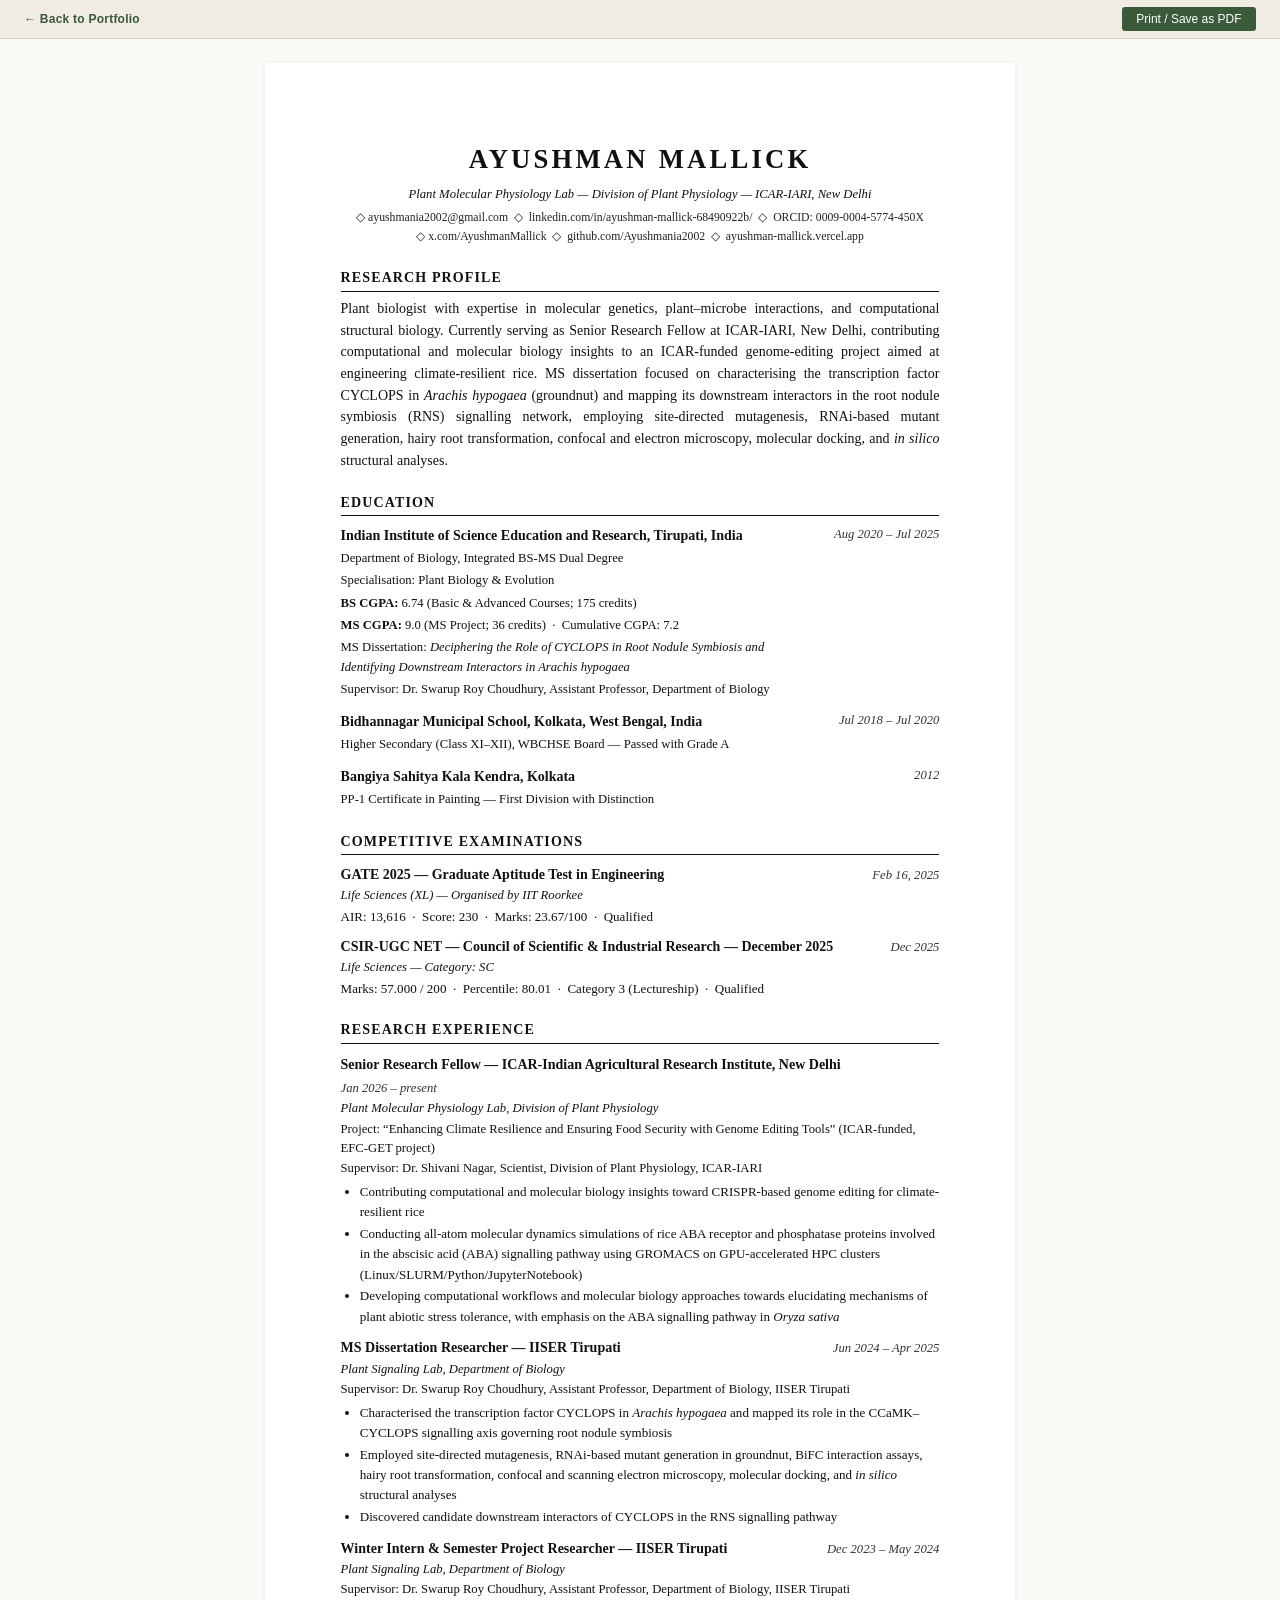
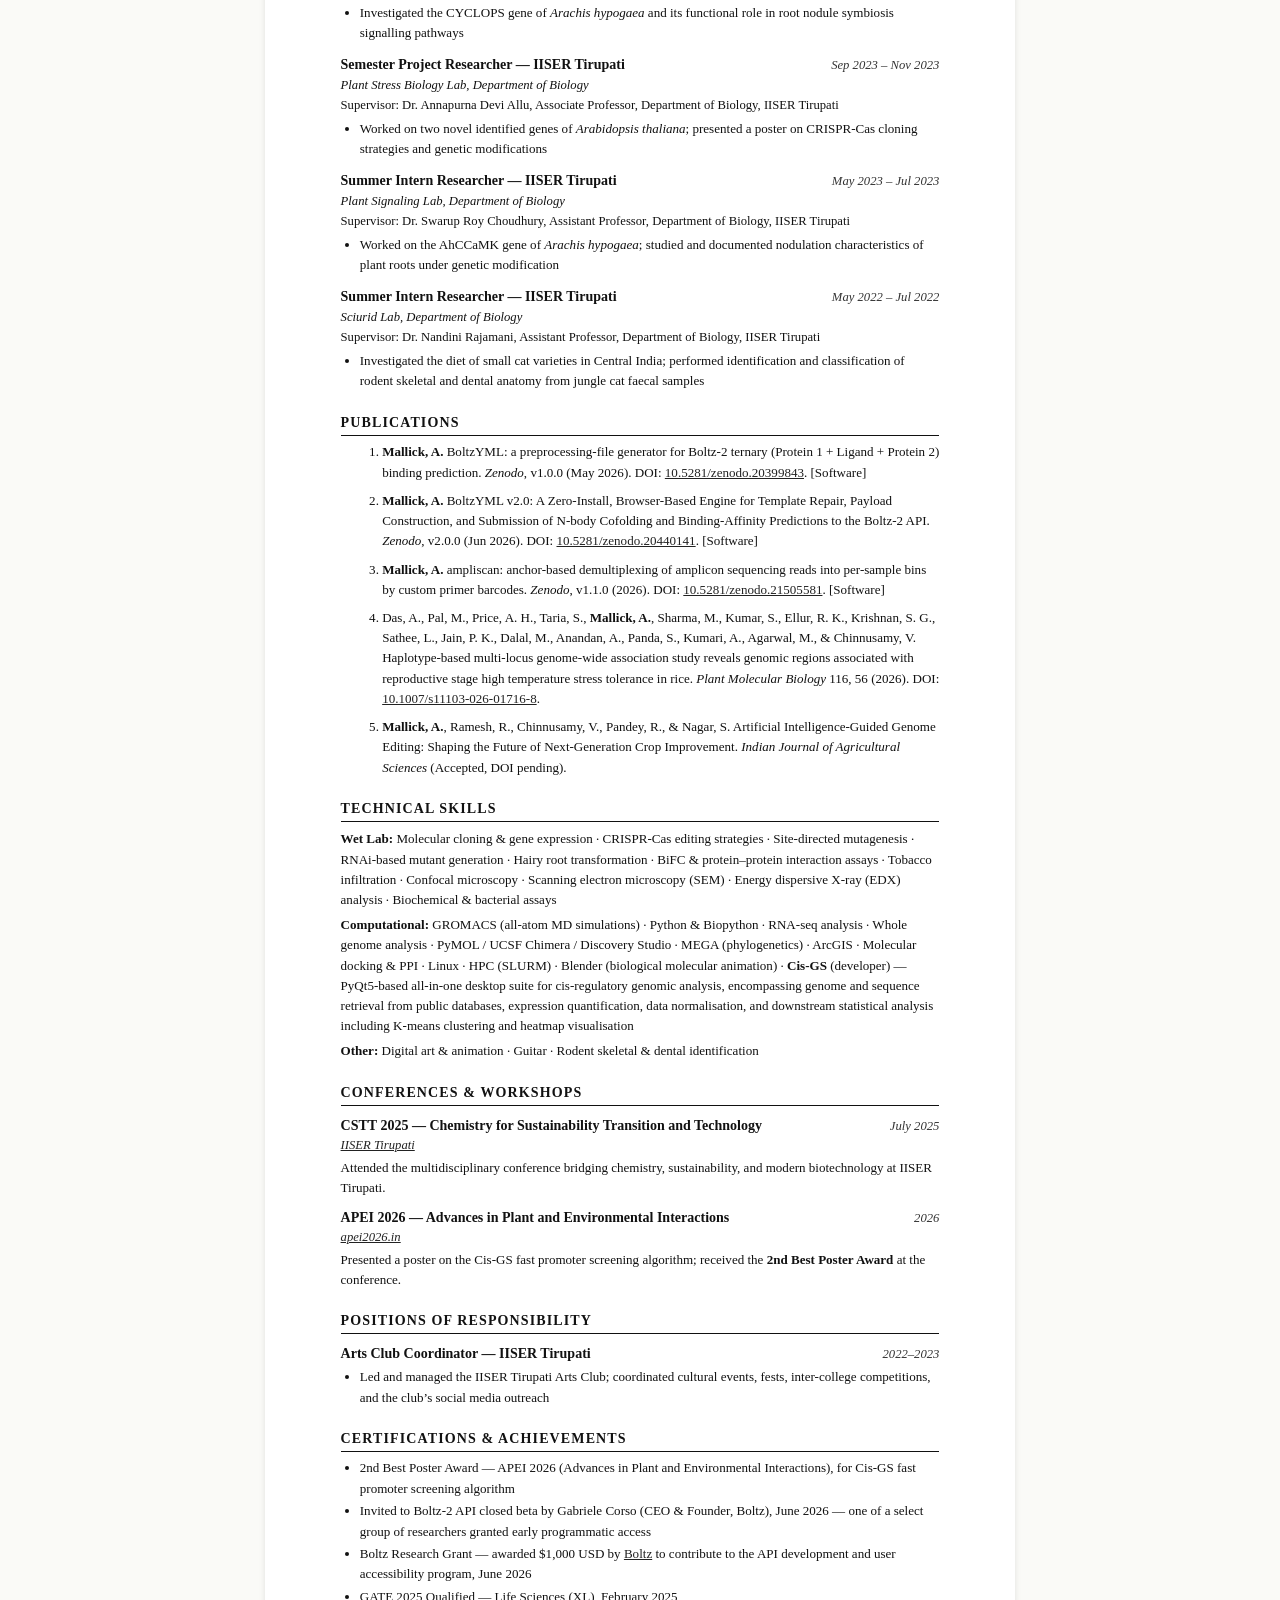
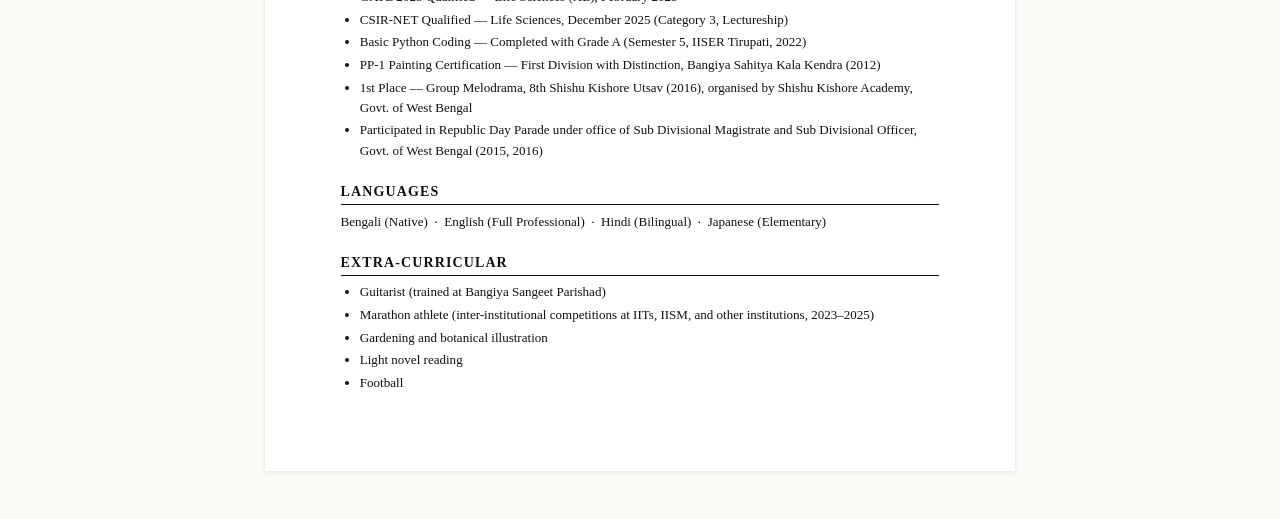
<file: cv.html>
<!DOCTYPE html>
<html lang="en">
<head>
  <meta charset="UTF-8" />
  <meta name="viewport" content="width=device-width, initial-scale=1.0" />
  <title>Ayushman Mallick — Curriculum Vitae</title>
  <style>
    /* ── Reset & Base ─────────────────────────────── */
    *, *::before, *::after { box-sizing: border-box; margin: 0; padding: 0; }

    body {
      font-family: "Times New Roman", Georgia, serif;
      font-size: 10.5pt;
      line-height: 1.55;
      color: #111;
      background: #fafaf7;
    }

    /* ── Nav bar (screen only) ────────────────────── */
    #nav-bar {
      background: #f0ece4;
      border-bottom: 1px solid #d0ccc4;
      padding: 0.45rem 1.5rem;
      display: flex;
      align-items: center;
      justify-content: space-between;
      font-family: Arial, sans-serif;
      font-size: 9pt;
    }
    #nav-bar a {
      color: #3a5a3a;
      text-decoration: none;
      font-weight: bold;
      letter-spacing: 0.02em;
    }
    #nav-bar a:hover { text-decoration: underline; }
    #print-btn {
      background: #3a5a3a;
      color: #fff;
      border: none;
      padding: 0.3rem 0.9rem;
      border-radius: 3px;
      cursor: pointer;
      font-size: 9pt;
      font-family: Arial, sans-serif;
    }
    #print-btn:hover { background: #2a4a2a; }

    /* ── CV Wrapper ───────────────────────────────── */
    #cv {
      max-width: 750px;
      margin: 1.5rem auto 3rem auto;
      padding: 2cm 2cm;
      background: #fff;
      box-shadow: 0 1px 6px rgba(0,0,0,0.10);
    }

    /* ── Header ───────────────────────────────────── */
    .cv-name {
      font-size: 20pt;
      font-weight: bold;
      text-align: center;
      letter-spacing: 0.12em;
      text-transform: uppercase;
      margin-bottom: 0.3rem;
    }
    .cv-affil {
      text-align: center;
      font-size: 9.5pt;
      font-style: italic;
      margin-bottom: 0.2rem;
    }
    .cv-contact {
      text-align: center;
      font-size: 8.8pt;
      color: #222;
      margin-bottom: 1.1rem;
      line-height: 1.7;
    }
    .cv-contact a {
      color: #222;
      text-decoration: none;
    }
    .cv-contact a:hover { text-decoration: underline; }

    /* ── Section Headers ──────────────────────────── */
    .section-header {
      font-size: 10.5pt;
      font-weight: bold;
      text-transform: uppercase;
      letter-spacing: 0.08em;
      margin-top: 1.25rem;
      margin-bottom: 0.15rem;
      padding-bottom: 0.1rem;
      border-bottom: 1.5px solid #111;
    }

    /* ── General paragraph / body text ───────────── */
    .cv-body {
      margin-top: 0.4rem;
      text-align: justify;
    }

    /* ── Education table layout ───────────────────── */
    .edu-table {
      width: 100%;
      border-collapse: collapse;
      margin-top: 0.5rem;
    }
    .edu-table td {
      vertical-align: top;
      padding: 0.08rem 0;
    }
    .edu-table .edu-left {
      width: 74%;
      padding-right: 0.5rem;
    }
    .edu-table .edu-right {
      width: 26%;
      text-align: right;
      font-style: italic;
      white-space: nowrap;
      font-size: 9.5pt;
      color: #333;
    }
    .edu-inst {
      font-weight: bold;
    }
    .edu-dept {
      font-size: 9.5pt;
    }
    .edu-sep {
      height: 0.55rem;
    }

    /* ── Experience entries ───────────────────────── */
    .exp-entry {
      margin-top: 0.65rem;
    }
    .exp-header {
      display: flex;
      justify-content: space-between;
      align-items: baseline;
      flex-wrap: wrap;
      gap: 0.2rem;
    }
    .exp-title {
      font-weight: bold;
      font-size: 10.5pt;
    }
    .exp-date {
      font-style: italic;
      font-size: 9.5pt;
      color: #333;
      white-space: nowrap;
    }
    .exp-lab {
      font-style: italic;
      font-size: 9.5pt;
      margin-top: 0.05rem;
    }
    .exp-proj {
      font-size: 9.5pt;
      margin-top: 0.05rem;
    }
    .exp-sup {
      font-size: 9.5pt;
      margin-top: 0.02rem;
    }
    .exp-bullets {
      margin-top: 0.2rem;
      margin-left: 1.2rem;
      font-size: 9.8pt;
    }
    .exp-bullets li {
      margin-bottom: 0.1rem;
    }

    /* ── Skills ───────────────────────────────────── */
    .skills-row {
      margin-top: 0.45rem;
      font-size: 9.8pt;
    }
    .skills-row strong {
      font-size: 9.8pt;
    }

    /* ── Conferences / Certs / Positions ─────────── */
    .item-entry {
      margin-top: 0.55rem;
    }
    .item-header {
      display: flex;
      justify-content: space-between;
      align-items: baseline;
      flex-wrap: wrap;
      gap: 0.2rem;
    }
    .item-title {
      font-weight: bold;
      font-size: 10.5pt;
    }
    .item-date {
      font-style: italic;
      font-size: 9.5pt;
      color: #333;
      white-space: nowrap;
    }
    .item-sub {
      font-size: 9.5pt;
      font-style: italic;
    }
    .item-body {
      font-size: 9.8pt;
      margin-top: 0.1rem;
    }
    .item-bullets {
      margin-top: 0.15rem;
      margin-left: 1.2rem;
      font-size: 9.8pt;
    }
    .item-bullets li { margin-bottom: 0.1rem; }

    /* ── Certifications list ──────────────────────── */
    .cert-list {
      margin-top: 0.4rem;
      margin-left: 1.2rem;
      font-size: 9.8pt;
    }
    .cert-list li { margin-bottom: 0.15rem; }

    /* ── Languages & Extras ───────────────────────── */
    .simple-body {
      margin-top: 0.4rem;
      font-size: 9.8pt;
    }

    /* ── Print styles ─────────────────────────────── */
    @media print {
      body {
        background: #fff;
        font-size: 10pt;
        margin: 0;
      }
      #nav-bar { display: none; }
      #cv {
        max-width: 100%;
        margin: 0;
        padding: 1.5cm 1.8cm;
        box-shadow: none;
      }
      a { color: #000 !important; text-decoration: none !important; }
      .section-header { border-bottom-color: #000; }
      .exp-entry, .item-entry { page-break-inside: avoid; }
    }

    @page {
      size: A4;
      margin: 1.5cm 1.8cm;
    }
  </style>
</head>
<body>

<!-- Nav bar (hidden in print) -->
<div id="nav-bar">
  <a href="index.html">&larr; Back to Portfolio</a>
  <button id="print-btn" onclick="window.print()">Print / Save as PDF</button>
</div>

<!-- CV container -->
<div id="cv">

  <!-- ── Header ── -->
  <div class="cv-name">Ayushman Mallick</div>
  <div class="cv-affil">Plant Molecular Physiology Lab &mdash; Division of Plant Physiology &mdash; ICAR-IARI, New Delhi</div>
  <div class="cv-contact">
    &#9671; <a href="mailto:ayushmania2002@gmail.com">ayushmania2002@gmail.com</a>
    &nbsp;&#9671;&nbsp; <a href="https://linkedin.com/in/ayushman-mallick-68490922b/" target="_blank">linkedin.com/in/ayushman-mallick-68490922b/</a>
    &nbsp;&#9671;&nbsp; ORCID: <a href="https://orcid.org/0009-0004-5774-450X" target="_blank">0009-0004-5774-450X</a><br>
    &#9671; <a href="https://x.com/AyushmanMallick" target="_blank">x.com/AyushmanMallick</a>
    &nbsp;&#9671;&nbsp; <a href="https://github.com/Ayushmania2002" target="_blank">github.com/Ayushmania2002</a>
    &nbsp;&#9671;&nbsp; <a href="https://ayushman-mallick.vercel.app" target="_blank">ayushman-mallick.vercel.app</a>
  </div>

  <!-- ── Research Profile ── -->
  <div class="section-header">Research Profile</div>
  <p class="cv-body">
    Plant biologist with expertise in molecular genetics, plant&ndash;microbe interactions, and computational structural biology.
    Currently serving as Senior Research Fellow at ICAR-IARI, New Delhi, contributing computational and molecular biology insights
    to an ICAR-funded genome-editing project aimed at engineering climate-resilient rice. MS dissertation focused on characterising
    the transcription factor CYCLOPS in <em>Arachis hypogaea</em> (groundnut) and mapping its downstream interactors in the root
    nodule symbiosis (RNS) signalling network, employing site-directed mutagenesis, RNAi-based mutant generation, hairy root
    transformation, confocal and electron microscopy, molecular docking, and <em>in silico</em> structural analyses.
  </p>

  <!-- ── Education ── -->
  <div class="section-header">Education</div>
  <table class="edu-table">
    <tbody>
      <tr>
        <td class="edu-left">
          <span class="edu-inst">Indian Institute of Science Education and Research, Tirupati, India</span>
        </td>
        <td class="edu-right">Aug 2020 &ndash; Jul 2025</td>
      </tr>
      <tr>
        <td class="edu-left edu-dept">Department of Biology, Integrated BS-MS Dual Degree</td>
        <td class="edu-right"></td>
      </tr>
      <tr>
        <td class="edu-left edu-dept">Specialisation: Plant Biology &amp; Evolution</td>
        <td class="edu-right"></td>
      </tr>
      <tr>
        <td class="edu-left edu-dept"><strong>BS CGPA:</strong> 6.74 (Basic &amp; Advanced Courses; 175 credits)</td>
        <td class="edu-right"></td>
      </tr>
      <tr>
        <td class="edu-left edu-dept"><strong>MS CGPA:</strong> 9.0 (MS Project; 36 credits) &nbsp;&middot;&nbsp; Cumulative CGPA: 7.2</td>
        <td class="edu-right"></td>
      </tr>
      <tr>
        <td class="edu-left edu-dept">MS Dissertation: <em>Deciphering the Role of CYCLOPS in Root Nodule Symbiosis and Identifying Downstream Interactors in Arachis hypogaea</em></td>
        <td class="edu-right"></td>
      </tr>
      <tr>
        <td class="edu-left edu-dept">Supervisor: Dr. Swarup Roy Choudhury, Assistant Professor, Department of Biology</td>
        <td class="edu-right"></td>
      </tr>

      <tr class="edu-sep"><td colspan="2"></td></tr>

      <tr>
        <td class="edu-left">
          <span class="edu-inst">Bidhannagar Municipal School, Kolkata, West Bengal, India</span>
        </td>
        <td class="edu-right">Jul 2018 &ndash; Jul 2020</td>
      </tr>
      <tr>
        <td class="edu-left edu-dept">Higher Secondary (Class XI&ndash;XII), WBCHSE Board &mdash; Passed with Grade A</td>
        <td class="edu-right"></td>
      </tr>

      <tr class="edu-sep"><td colspan="2"></td></tr>

      <tr>
        <td class="edu-left">
          <span class="edu-inst">Bangiya Sahitya Kala Kendra, Kolkata</span>
        </td>
        <td class="edu-right">2012</td>
      </tr>
      <tr>
        <td class="edu-left edu-dept">PP-1 Certificate in Painting &mdash; First Division with Distinction</td>
        <td class="edu-right"></td>
      </tr>
    </tbody>
  </table>

  <!-- ── Competitive Examinations ── -->
  <div class="section-header">Competitive Examinations</div>

  <div class="item-entry">
    <div class="item-header">
      <span class="item-title">GATE 2025 &mdash; Graduate Aptitude Test in Engineering</span>
      <span class="item-date">Feb 16, 2025</span>
    </div>
    <div class="item-sub">Life Sciences (XL) &mdash; Organised by IIT Roorkee</div>
    <div class="item-body">AIR: 13,616 &nbsp;&middot;&nbsp; Score: 230 &nbsp;&middot;&nbsp; Marks: 23.67/100 &nbsp;&middot;&nbsp; Qualified</div>
  </div>

  <div class="item-entry">
    <div class="item-header">
      <span class="item-title">CSIR-UGC NET &mdash; Council of Scientific &amp; Industrial Research &mdash; December 2025</span>
      <span class="item-date">Dec 2025</span>
    </div>
    <div class="item-sub">Life Sciences &mdash; Category: SC</div>
    <div class="item-body">Marks: 57.000 / 200 &nbsp;&middot;&nbsp; Percentile: 80.01 &nbsp;&middot;&nbsp; Category 3 (Lectureship) &nbsp;&middot;&nbsp; Qualified</div>
  </div>

  <!-- ── Research Experience ── -->
  <div class="section-header">Research Experience</div>

  <div class="exp-entry">
    <div class="exp-header">
      <span class="exp-title">Senior Research Fellow &mdash; ICAR-Indian Agricultural Research Institute, New Delhi</span>
      <span class="exp-date">Jan 2026 &ndash; present</span>
    </div>
    <div class="exp-lab">Plant Molecular Physiology Lab, Division of Plant Physiology</div>
    <div class="exp-proj">Project: &ldquo;Enhancing Climate Resilience and Ensuring Food Security with Genome Editing Tools&rdquo; (ICAR-funded, EFC-GET project)</div>
    <div class="exp-sup">Supervisor: Dr. Shivani Nagar, Scientist, Division of Plant Physiology, ICAR-IARI</div>
    <ul class="exp-bullets">
      <li>Contributing computational and molecular biology insights toward CRISPR-based genome editing for climate-resilient rice</li>
      <li>Conducting all-atom molecular dynamics simulations of rice ABA receptor and phosphatase proteins involved in the abscisic acid (ABA) signalling pathway using GROMACS on GPU-accelerated HPC clusters (Linux/SLURM/Python/JupyterNotebook)</li>
      <li>Developing computational workflows and molecular biology approaches towards elucidating mechanisms of plant abiotic stress tolerance, with emphasis on the ABA signalling pathway in <em>Oryza sativa</em></li>
    </ul>
  </div>

  <div class="exp-entry">
    <div class="exp-header">
      <span class="exp-title">MS Dissertation Researcher &mdash; IISER Tirupati</span>
      <span class="exp-date">Jun 2024 &ndash; Apr 2025</span>
    </div>
    <div class="exp-lab">Plant Signaling Lab, Department of Biology</div>
    <div class="exp-sup">Supervisor: Dr. Swarup Roy Choudhury, Assistant Professor, Department of Biology, IISER Tirupati</div>
    <ul class="exp-bullets">
      <li>Characterised the transcription factor CYCLOPS in <em>Arachis hypogaea</em> and mapped its role in the CCaMK&ndash;CYCLOPS signalling axis governing root nodule symbiosis</li>
      <li>Employed site-directed mutagenesis, RNAi-based mutant generation in groundnut, BiFC interaction assays, hairy root transformation, confocal and scanning electron microscopy, molecular docking, and <em>in silico</em> structural analyses</li>
      <li>Discovered candidate downstream interactors of CYCLOPS in the RNS signalling pathway</li>
    </ul>
  </div>

  <div class="exp-entry">
    <div class="exp-header">
      <span class="exp-title">Winter Intern &amp; Semester Project Researcher &mdash; IISER Tirupati</span>
      <span class="exp-date">Dec 2023 &ndash; May 2024</span>
    </div>
    <div class="exp-lab">Plant Signaling Lab, Department of Biology</div>
    <div class="exp-sup">Supervisor: Dr. Swarup Roy Choudhury, Assistant Professor, Department of Biology, IISER Tirupati</div>
    <ul class="exp-bullets">
      <li>Investigated the CYCLOPS gene of <em>Arachis hypogaea</em> and its functional role in root nodule symbiosis signalling pathways</li>
    </ul>
  </div>

  <div class="exp-entry">
    <div class="exp-header">
      <span class="exp-title">Semester Project Researcher &mdash; IISER Tirupati</span>
      <span class="exp-date">Sep 2023 &ndash; Nov 2023</span>
    </div>
    <div class="exp-lab">Plant Stress Biology Lab, Department of Biology</div>
    <div class="exp-sup">Supervisor: Dr. Annapurna Devi Allu, Associate Professor, Department of Biology, IISER Tirupati</div>
    <ul class="exp-bullets">
      <li>Worked on two novel identified genes of <em>Arabidopsis thaliana</em>; presented a poster on CRISPR-Cas cloning strategies and genetic modifications</li>
    </ul>
  </div>

  <div class="exp-entry">
    <div class="exp-header">
      <span class="exp-title">Summer Intern Researcher &mdash; IISER Tirupati</span>
      <span class="exp-date">May 2023 &ndash; Jul 2023</span>
    </div>
    <div class="exp-lab">Plant Signaling Lab, Department of Biology</div>
    <div class="exp-sup">Supervisor: Dr. Swarup Roy Choudhury, Assistant Professor, Department of Biology, IISER Tirupati</div>
    <ul class="exp-bullets">
      <li>Worked on the AhCCaMK gene of <em>Arachis hypogaea</em>; studied and documented nodulation characteristics of plant roots under genetic modification</li>
    </ul>
  </div>

  <div class="exp-entry">
    <div class="exp-header">
      <span class="exp-title">Summer Intern Researcher &mdash; IISER Tirupati</span>
      <span class="exp-date">May 2022 &ndash; Jul 2022</span>
    </div>
    <div class="exp-lab">Sciurid Lab, Department of Biology</div>
    <div class="exp-sup">Supervisor: Dr. Nandini Rajamani, Assistant Professor, Department of Biology, IISER Tirupati</div>
    <ul class="exp-bullets">
      <li>Investigated the diet of small cat varieties in Central India; performed identification and classification of rodent skeletal and dental anatomy from jungle cat faecal samples</li>
    </ul>
  </div>

  <!-- ── Publications ── -->
  <div class="section-header">Publications</div>

  <ol class="cert-list" style="margin-top:0.4rem; padding-left:1.4rem;">
    <li style="margin-bottom:0.5rem;">
      <strong>Mallick, A.</strong> BoltzYML: a preprocessing-file generator for Boltz-2 ternary
      (Protein&nbsp;1 + Ligand + Protein&nbsp;2) binding prediction.
      <em>Zenodo</em>, v1.0.0 (May 2026).
      DOI: <a href="https://doi.org/10.5281/zenodo.20399843" target="_blank" style="color:#222;">10.5281/zenodo.20399843</a>.
      [Software]
    </li>
    <li style="margin-bottom:0.5rem;">
      <strong>Mallick, A.</strong> BoltzYML v2.0: A Zero-Install, Browser-Based Engine for Template Repair,
      Payload Construction, and Submission of N-body Cofolding and Binding-Affinity Predictions to the Boltz-2 API.
      <em>Zenodo</em>, v2.0.0 (Jun 2026).
      DOI: <a href="https://doi.org/10.5281/zenodo.20440141" target="_blank" style="color:#222;">10.5281/zenodo.20440141</a>.
      [Software]
    </li>
    <li style="margin-bottom:0.5rem;">
      <strong>Mallick, A.</strong> ampliscan: anchor-based demultiplexing of amplicon sequencing reads
      into per-sample bins by custom primer barcodes.
      <em>Zenodo</em>, v1.1.0 (2026).
      DOI: <a href="https://doi.org/10.5281/zenodo.21505581" target="_blank" style="color:#222;">10.5281/zenodo.21505581</a>.
      [Software]
    </li>
    <li style="margin-bottom:0.5rem;">
      Das, A., Pal, M., Price, A. H., Taria, S., <strong>Mallick, A.</strong>, Sharma, M., Kumar, S., Ellur, R. K.,
      Krishnan, S. G., Sathee, L., Jain, P. K., Dalal, M., Anandan, A., Panda, S., Kumari, A., Agarwal, M.,
      &amp; Chinnusamy, V. Haplotype-based multi-locus genome-wide association study reveals genomic regions
      associated with reproductive stage high temperature stress tolerance in rice.
      <em>Plant Molecular Biology</em> 116, 56 (2026).
      DOI: <a href="https://doi.org/10.1007/s11103-026-01716-8" target="_blank" style="color:#222;">10.1007/s11103-026-01716-8</a>.
    </li>
    <li style="margin-bottom:0.5rem;">
      <strong>Mallick, A.</strong>, Ramesh, R., Chinnusamy, V., Pandey, R., &amp; Nagar, S.
      Artificial Intelligence-Guided Genome Editing: Shaping the Future of Next-Generation Crop Improvement.
      <em>Indian Journal of Agricultural Sciences</em> (Accepted, DOI pending).
    </li>
  </ol>

  <!-- ── Technical Skills ── -->
  <div class="section-header">Technical Skills</div>

  <div class="skills-row">
    <strong>Wet Lab:</strong>
    Molecular cloning &amp; gene expression &middot; CRISPR-Cas editing strategies &middot; Site-directed mutagenesis &middot;
    RNAi-based mutant generation &middot; Hairy root transformation &middot; BiFC &amp; protein&ndash;protein interaction assays &middot;
    Tobacco infiltration &middot; Confocal microscopy &middot; Scanning electron microscopy (SEM) &middot;
    Energy dispersive X-ray (EDX) analysis &middot; Biochemical &amp; bacterial assays
  </div>

  <div class="skills-row" style="margin-top:0.3rem;">
    <strong>Computational:</strong>
    GROMACS (all-atom MD simulations) &middot; Python &amp; Biopython &middot; RNA-seq analysis &middot;
    Whole genome analysis &middot; PyMOL / UCSF Chimera / Discovery Studio &middot; MEGA (phylogenetics) &middot;
    ArcGIS &middot; Molecular docking &amp; PPI &middot; Linux &middot; HPC (SLURM) &middot;
    Blender (biological molecular animation) &middot;
    <strong>Cis-GS</strong> (developer) &mdash; PyQt5-based all-in-one desktop suite for cis-regulatory genomic analysis,
    encompassing genome and sequence retrieval from public databases, expression quantification, data normalisation,
    and downstream statistical analysis including K-means clustering and heatmap visualisation
  </div>

  <div class="skills-row" style="margin-top:0.3rem;">
    <strong>Other:</strong>
    Digital art &amp; animation &middot; Guitar &middot; Rodent skeletal &amp; dental identification
  </div>

  <!-- ── Conferences & Workshops ── -->
  <div class="section-header">Conferences &amp; Workshops</div>

  <div class="item-entry">
    <div class="item-header">
      <span class="item-title">CSTT 2025 &mdash; Chemistry for Sustainability Transition and Technology</span>
      <span class="item-date">July 2025</span>
    </div>
    <div class="item-sub"><a href="https://www.iisertirupati.ac.in/cstt-2025/" target="_blank" style="color:#222;">IISER Tirupati</a></div>
    <div class="item-body">Attended the multidisciplinary conference bridging chemistry, sustainability, and modern biotechnology at IISER Tirupati.</div>
  </div>

  <div class="item-entry">
    <div class="item-header">
      <span class="item-title">APEI 2026 &mdash; Advances in Plant and Environmental Interactions</span>
      <span class="item-date">2026</span>
    </div>
    <div class="item-sub"><a href="https://apei2026.in/" target="_blank" style="color:#222;">apei2026.in</a></div>
    <div class="item-body">Presented a poster on the Cis-GS fast promoter screening algorithm; received the <strong>2nd Best Poster Award</strong> at the conference.</div>
  </div>

  <!-- ── Positions of Responsibility ── -->
  <div class="section-header">Positions of Responsibility</div>

  <div class="item-entry">
    <div class="item-header">
      <span class="item-title">Arts Club Coordinator &mdash; IISER Tirupati</span>
      <span class="item-date">2022&ndash;2023</span>
    </div>
    <ul class="item-bullets">
      <li>Led and managed the IISER Tirupati Arts Club; coordinated cultural events, fests, inter-college competitions, and the club&rsquo;s social media outreach</li>
    </ul>
  </div>

  <!-- ── Certifications & Achievements ── -->
  <div class="section-header">Certifications &amp; Achievements</div>

  <ul class="cert-list">
    <li>2nd Best Poster Award &mdash; APEI 2026 (Advances in Plant and Environmental Interactions), for Cis-GS fast promoter screening algorithm</li>
    <li>Invited to Boltz-2 API closed beta by Gabriele Corso (CEO &amp; Founder, Boltz), June 2026 &mdash; one of a select group of researchers granted early programmatic access</li>
    <li>Boltz Research Grant &mdash; awarded $1,000 USD by <a href="https://boltz.bio" target="_blank" style="color:#222;">Boltz</a> to contribute to the API development and user accessibility program, June 2026</li>
    <li>GATE 2025 Qualified &mdash; Life Sciences (XL), February 2025</li>
    <li>CSIR-NET Qualified &mdash; Life Sciences, December 2025 (Category 3, Lectureship)</li>
    <li>Basic Python Coding &mdash; Completed with Grade A (Semester 5, IISER Tirupati, 2022)</li>
    <li>PP-1 Painting Certification &mdash; First Division with Distinction, Bangiya Sahitya Kala Kendra (2012)</li>
    <li>1st Place &mdash; Group Melodrama, 8th Shishu Kishore Utsav (2016), organised by Shishu Kishore Academy, Govt. of West Bengal</li>
    <li>Participated in Republic Day Parade under office of Sub Divisional Magistrate and Sub Divisional Officer, Govt. of West Bengal (2015, 2016)</li>
  </ul>

  <!-- ── Languages ── -->
  <div class="section-header">Languages</div>

  <div class="simple-body">
    Bengali (Native) &nbsp;&middot;&nbsp; English (Full Professional) &nbsp;&middot;&nbsp; Hindi (Bilingual) &nbsp;&middot;&nbsp; Japanese (Elementary)
  </div>

  <!-- ── Extra-Curricular ── -->
  <div class="section-header">Extra-Curricular</div>

  <ul class="cert-list" style="margin-top:0.4rem;">
    <li>Guitarist (trained at Bangiya Sangeet Parishad)</li>
    <li>Marathon athlete (inter-institutional competitions at IITs, IISM, and other institutions, 2023&ndash;2025)</li>
    <li>Gardening and botanical illustration</li>
    <li>Light novel reading</li>
    <li>Football</li>
  </ul>

</div><!-- end #cv -->

</body>
</html>
</file>
